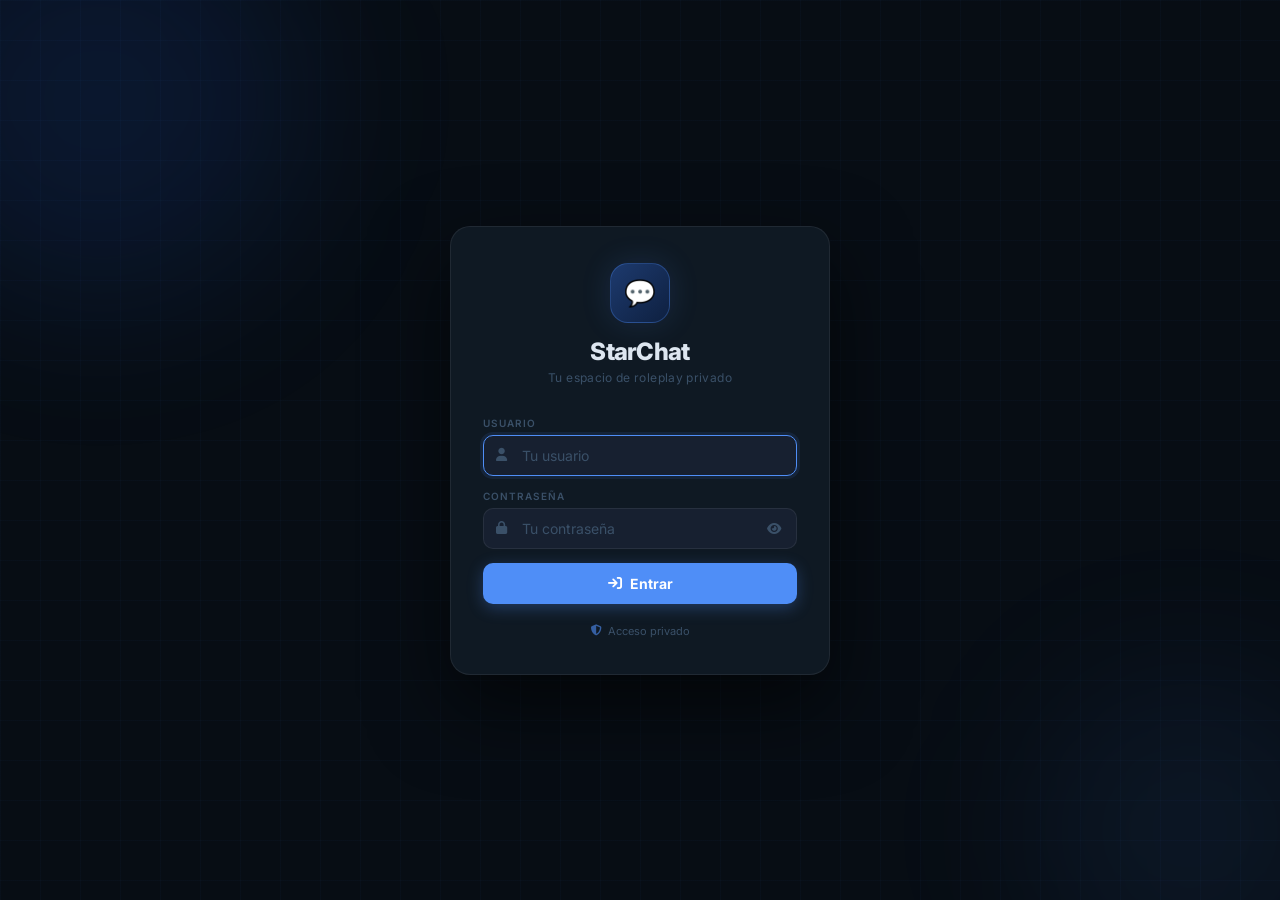
<file: templates/login.html>
<!DOCTYPE html>
<html lang="es">

<head>
  <meta charset="UTF-8">
  <meta name="viewport" content="width=device-width, initial-scale=1.0">
  <title>StarChat — Iniciar sesión</title>
  <link href="https://fonts.googleapis.com/css2?family=Inter:wght@400;500;600;700;800&display=swap" rel="stylesheet">
  <link rel="stylesheet" href="https://cdnjs.cloudflare.com/ajax/libs/font-awesome/6.5.0/css/all.min.css">
  <style>
    * {
      margin: 0;
      padding: 0;
      box-sizing: border-box
    }

    :root {
      --bg: #070d14;
      --card: #0f1923;
      --surface: #172030;
      --blue: #4f8ef7;
      --blue2: #2563eb;
      --text: #dde6f0;
      --text2: #6b84a0;
      --text3: #3a5068;
      --border: rgba(255, 255, 255, 0.07);
      --danger: #ef4444;
    }

    body {
      font-family: 'Inter', sans-serif;
      background: var(--bg);
      color: var(--text);
      min-height: 100dvh;
      display: flex;
      align-items: center;
      justify-content: center;
      padding: 20px;
      position: relative;
      overflow: hidden;
    }

    /* subtle grid bg */
    body::before {
      content: '';
      position: fixed;
      inset: 0;
      background-image:
        linear-gradient(rgba(79, 142, 247, .03) 1px, transparent 1px),
        linear-gradient(90deg, rgba(79, 142, 247, .03) 1px, transparent 1px);
      background-size: 40px 40px;
      pointer-events: none;
    }

    /* glow orbs */
    .orb {
      position: fixed;
      border-radius: 50%;
      pointer-events: none;
      filter: blur(80px);
    }

    .orb1 {
      width: 400px;
      height: 400px;
      background: rgba(37, 99, 235, .12);
      top: -100px;
      left: -100px;
    }

    .orb2 {
      width: 300px;
      height: 300px;
      background: rgba(79, 142, 247, .08);
      bottom: -80px;
      right: -60px;
    }

    .card {
      width: 100%;
      max-width: 380px;
      background: var(--card);
      border: 1px solid var(--border);
      border-radius: 20px;
      padding: 36px 32px;
      position: relative;
      z-index: 1;
      box-shadow: 0 32px 80px rgba(0, 0, 0, .6);
      animation: up .4s cubic-bezier(.16, 1, .3, 1);
    }

    @keyframes up {
      from {
        opacity: 0;
        transform: translateY(16px)
      }

      to {
        opacity: 1;
        transform: none
      }
    }

    .logo {
      text-align: center;
      margin-bottom: 32px;
    }

    .logo-mark {
      width: 60px;
      height: 60px;
      border-radius: 18px;
      background: linear-gradient(135deg, #1d3a6e, #0e2040);
      border: 1px solid rgba(79, 142, 247, .3);
      display: inline-flex;
      align-items: center;
      justify-content: center;
      font-size: 1.6rem;
      margin-bottom: 14px;
      box-shadow: 0 0 30px rgba(79, 142, 247, .15);
    }

    .logo h1 {
      font-size: 1.5rem;
      font-weight: 800;
      letter-spacing: -.03em;
      color: var(--text);
    }

    .logo p {
      font-size: 12px;
      color: var(--text3);
      margin-top: 4px;
      letter-spacing: .03em;
    }

    .field {
      margin-bottom: 14px;
    }

    .field label {
      display: block;
      font-size: 10px;
      font-weight: 600;
      color: var(--text3);
      letter-spacing: .1em;
      text-transform: uppercase;
      margin-bottom: 6px;
    }

    .input-wrap {
      position: relative;
    }

    .input-wrap i.ico {
      position: absolute;
      left: 13px;
      top: 50%;
      transform: translateY(-50%);
      color: var(--text3);
      font-size: .8rem;
      pointer-events: none;
      transition: .2s;
    }

    .input-wrap input {
      width: 100%;
      background: var(--surface);
      border: 1px solid var(--border);
      border-radius: 10px;
      padding: 11px 12px 11px 38px;
      color: var(--text);
      font-family: inherit;
      font-size: 14px;
      outline: none;
      transition: .2s;
    }

    .input-wrap input:focus {
      border-color: var(--blue);
      box-shadow: 0 0 0 3px rgba(79, 142, 247, .1);
    }

    .input-wrap input:focus~i.ico {
      color: var(--blue);
    }

    .input-wrap input::placeholder {
      color: var(--text3);
    }

    .eye-btn {
      position: absolute;
      right: 10px;
      top: 50%;
      transform: translateY(-50%);
      background: none;
      border: none;
      color: var(--text3);
      cursor: pointer;
      padding: 4px 6px;
      border-radius: 6px;
      font-size: .8rem;
      transition: .15s;
    }

    .eye-btn:hover {
      color: var(--text2);
    }

    .err {
      background: rgba(239, 68, 68, .1);
      border: 1px solid rgba(239, 68, 68, .2);
      border-radius: 8px;
      padding: 9px 12px;
      font-size: 12px;
      color: #fca5a5;
      display: flex;
      align-items: center;
      gap: 7px;
      margin-bottom: 12px;
      animation: shake .35s ease;
    }

    .err.hidden {
      display: none;
    }

    @keyframes shake {

      0%,
      100% {
        transform: translateX(0)
      }

      20%,
      60% {
        transform: translateX(-3px)
      }

      40%,
      80% {
        transform: translateX(3px)
      }
    }

    .btn {
      width: 100%;
      background: var(--blue);
      border: none;
      border-radius: 10px;
      padding: 12px;
      color: #fff;
      font-family: inherit;
      font-size: 14px;
      font-weight: 700;
      cursor: pointer;
      transition: .2s;
      display: flex;
      align-items: center;
      justify-content: center;
      gap: 8px;
      box-shadow: 0 4px 16px rgba(79, 142, 247, .3);
      margin-top: 4px;
    }

    .btn:hover:not(:disabled) {
      background: var(--blue2);
      box-shadow: 0 6px 20px rgba(79, 142, 247, .4);
      transform: translateY(-1px);
    }

    .btn:active {
      transform: scale(.98);
    }

    .btn:disabled {
      opacity: .5;
      cursor: not-allowed;
      transform: none;
    }

    @keyframes spin {
      to {
        transform: rotate(360deg)
      }
    }

    .fa-spinner {
      animation: spin .7s linear infinite;
    }

    .foot {
      text-align: center;
      margin-top: 20px;
      font-size: 11px;
      color: var(--text3);
      display: flex;
      align-items: center;
      justify-content: center;
      gap: 6px;
    }

    .foot i {
      color: var(--blue);
      opacity: .6;
    }
  </style>
</head>

<body>
  <div class="orb orb1"></div>
  <div class="orb orb2"></div>

  <div class="card">
    <div class="logo">
      <div class="logo-mark">💬</div>
      <h1>StarChat</h1>
      <p>Tu espacio de roleplay privado</p>
    </div>

    <div class="field">
      <label>Usuario</label>
      <div class="input-wrap">
        <i class="fas fa-user ico"></i>
        <input type="text" id="username" placeholder="Tu usuario" autocomplete="username" autocapitalize="none"
          spellcheck="false" onkeydown="onKey(event)">
      </div>
    </div>

    <div class="field">
      <label>Contraseña</label>
      <div class="input-wrap">
        <i class="fas fa-lock ico"></i>
        <input type="password" id="password" placeholder="Tu contraseña" autocomplete="current-password"
          onkeydown="onKey(event)">
        <button class="eye-btn" onclick="toggleEye()" type="button" tabindex="-1">
          <i class="fas fa-eye" id="eyeIco"></i>
        </button>
      </div>
    </div>

    <div class="err hidden" id="err">
      <i class="fas fa-circle-exclamation"></i>
      <span id="errTxt"></span>
    </div>

    <button class="btn" id="loginBtn" onclick="doLogin()">
      <i class="fas fa-arrow-right-to-bracket" id="btnIco"></i>
      <span id="btnTxt">Entrar</span>
    </button>

    <p class="foot"><i class="fas fa-shield-halved"></i> Acceso privado</p>
  </div>

  <script>
    function toggleEye() {
      const inp = document.getElementById('password'), ico = document.getElementById('eyeIco');
      const show = inp.type === 'password';
      inp.type = show ? 'text' : 'password';
      ico.className = show ? 'fas fa-eye-slash' : 'fas fa-eye';
      inp.focus();
    }
    function onKey(e) { if (e.key === 'Enter') doLogin(); }
    function showErr(msg) {
      const el = document.getElementById('err');
      document.getElementById('errTxt').textContent = msg;
      el.classList.remove('hidden');
      el.style.animation = 'none'; el.offsetHeight; el.style.animation = '';
    }
    function setLoad(v) {
      const btn = document.getElementById('loginBtn');
      btn.disabled = v;
      document.getElementById('btnIco').className = v ? 'fas fa-spinner' : 'fas fa-arrow-right-to-bracket';
      document.getElementById('btnTxt').textContent = v ? 'Entrando...' : 'Entrar';
    }
    async function doLogin() {
      document.getElementById('err').classList.add('hidden');
      const u = document.getElementById('username').value.trim();
      const p = document.getElementById('password').value;
      if (!u) return showErr('Ingresa tu usuario.');
      if (!p) return showErr('Ingresa tu contraseña.');
      setLoad(true);
      try {
        const r = await fetch('/api/login', { method: 'POST', headers: { 'Content-Type': 'application/json' }, body: JSON.stringify({ username: u, password: p }) });
        const d = await r.json();
        if (r.ok) {
          document.getElementById('loginBtn').style.background = '#16a34a';
          document.getElementById('btnIco').className = 'fas fa-check';
          document.getElementById('btnTxt').textContent = '¡Bienvenido!';
          setTimeout(() => location.href = '/', 500);
        } else {
          setLoad(false);
          showErr(d.error || 'Datos incorrectos.');
          document.getElementById('password').value = '';
        }
      } catch {
        setLoad(false);
        showErr('Error de conexión.');
      }
    }
    document.getElementById('username').focus();
  </script>
</body>

</html>
</file>
